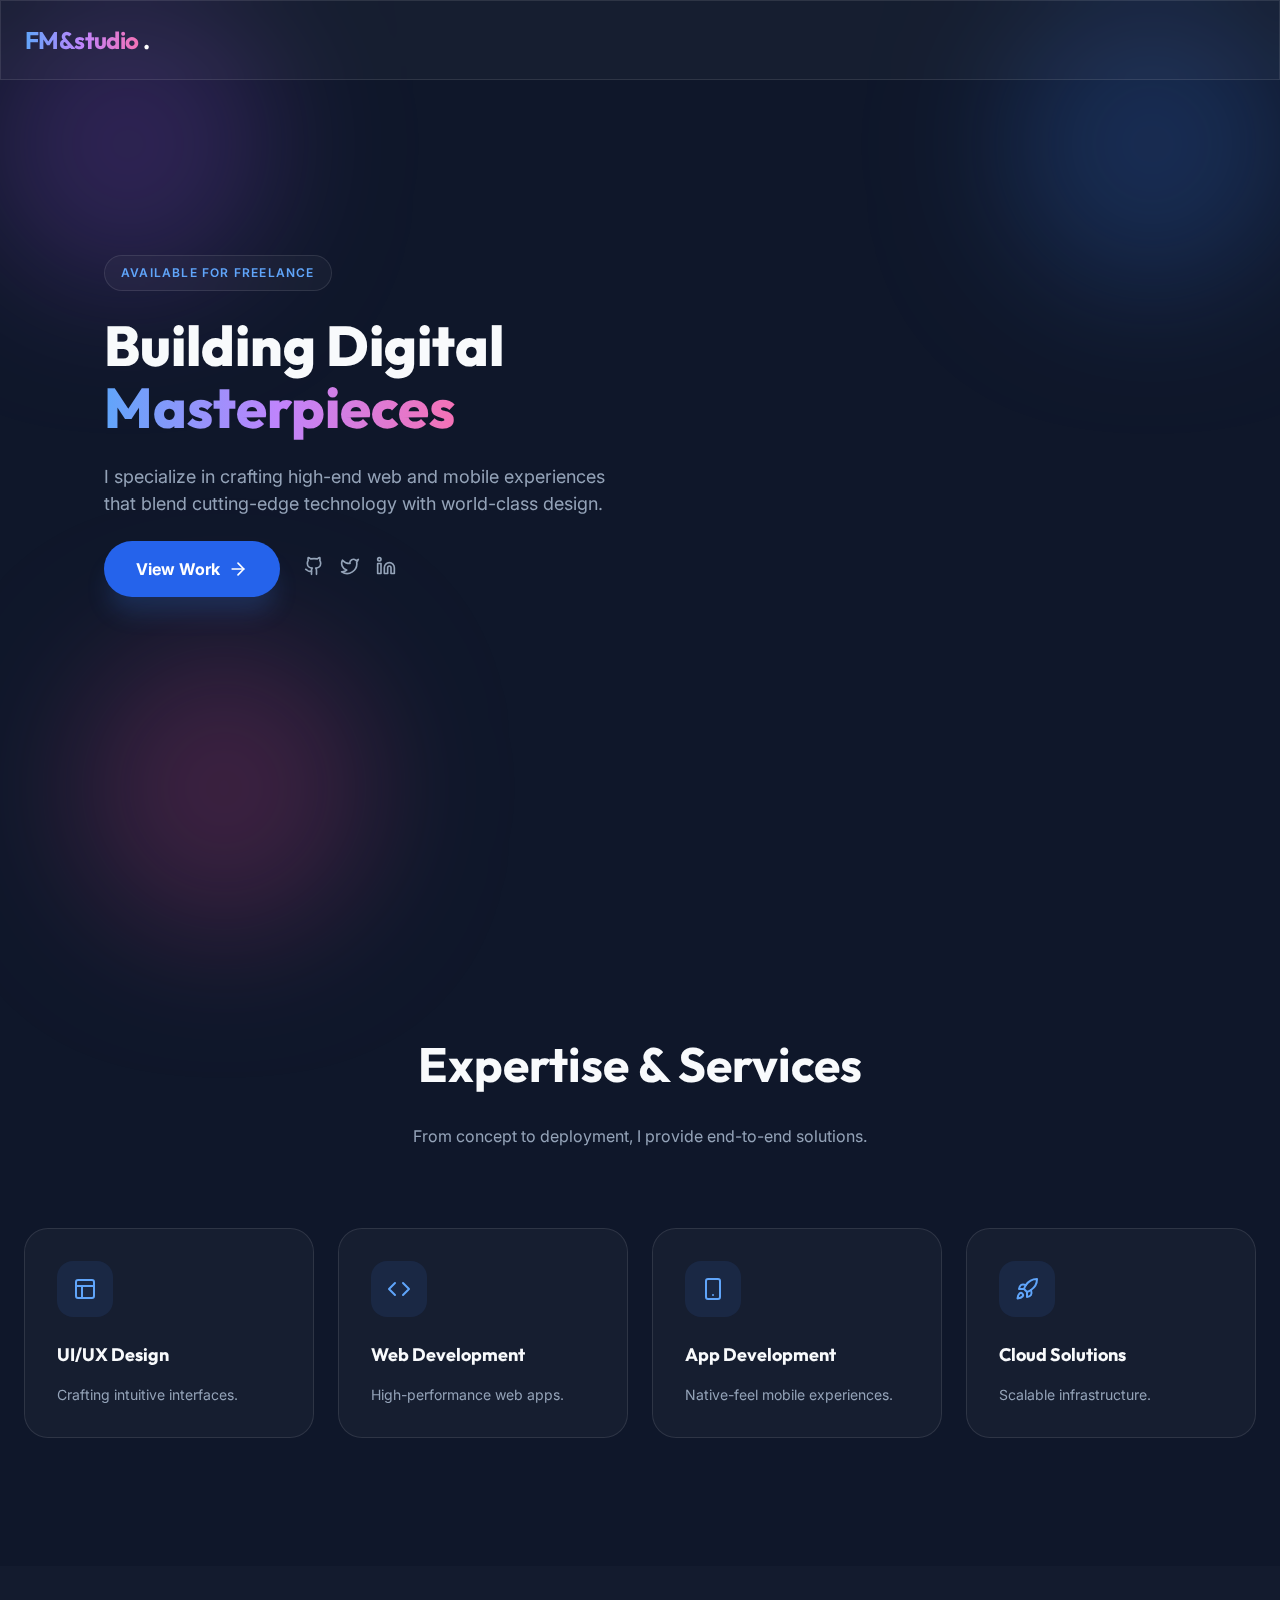
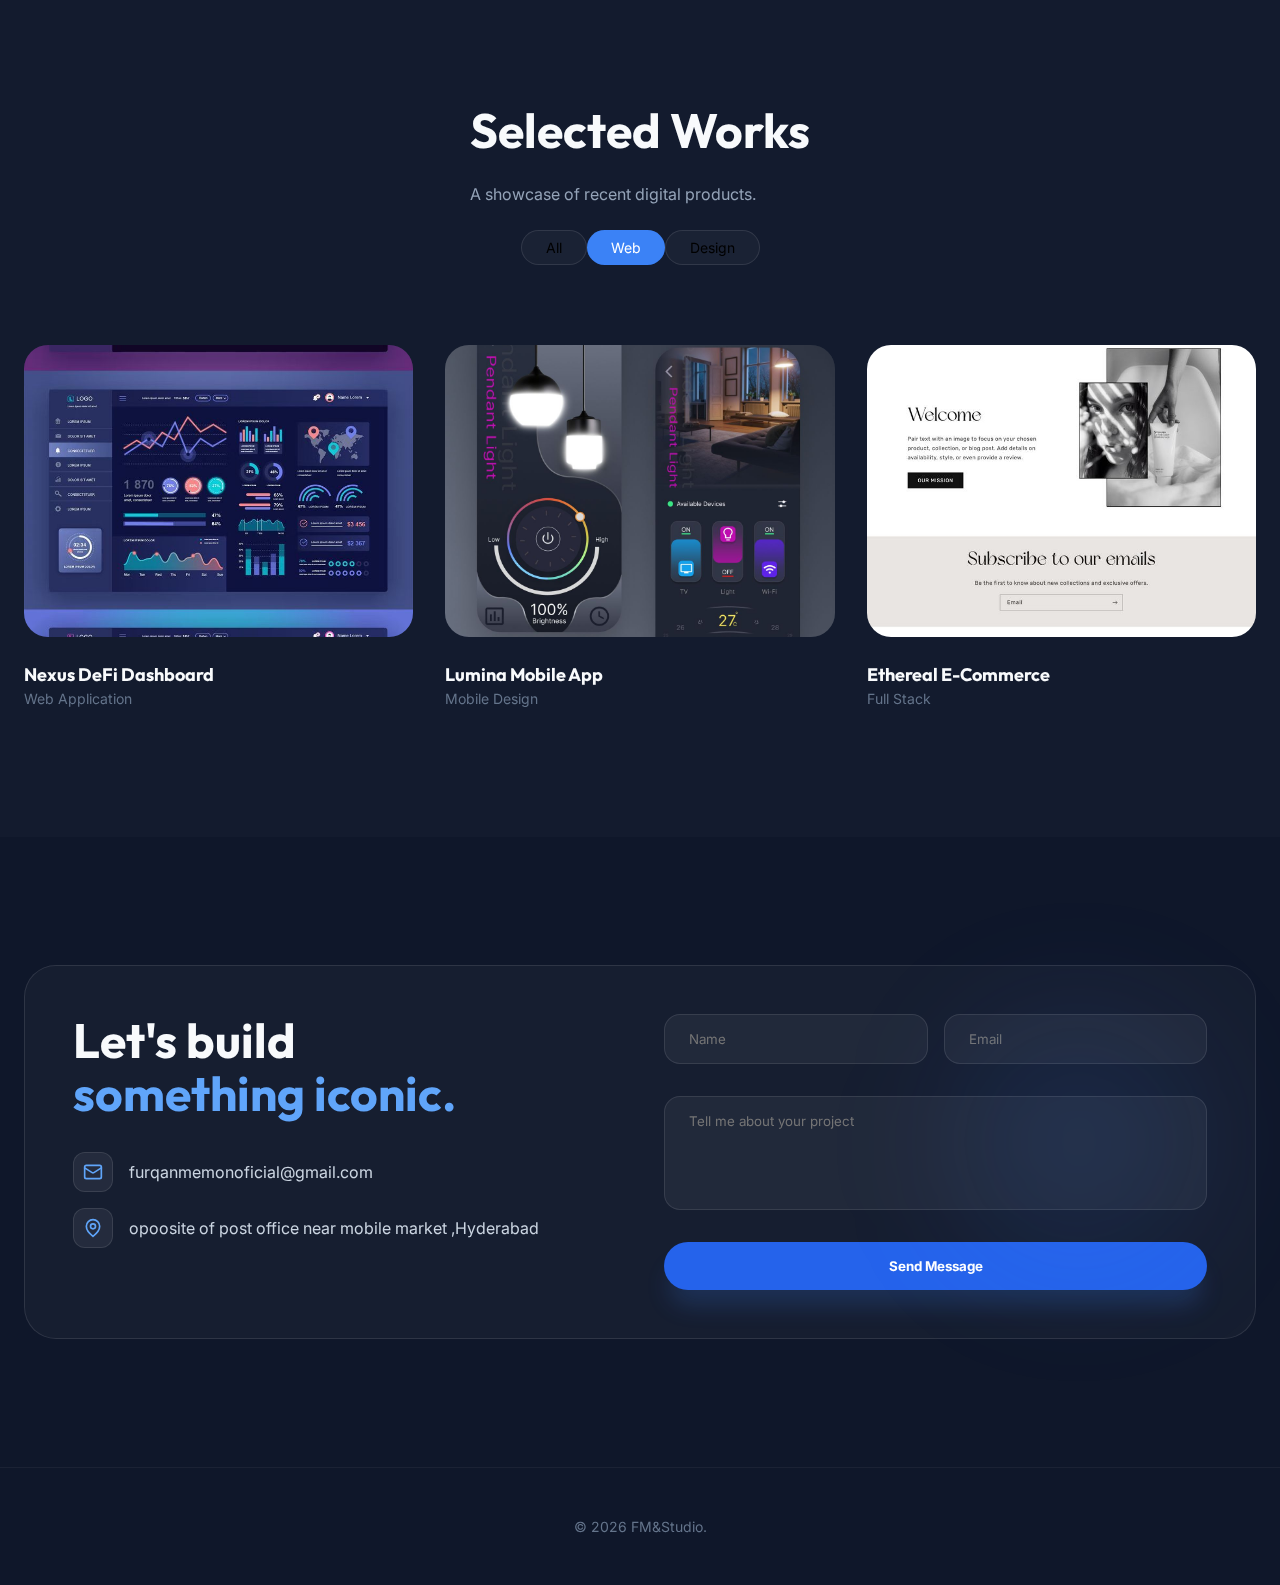
<file: index.html>
<!DOCTYPE html>
<html lang="en">

<head>
  <meta charset="UTF-8" />
  <meta name="viewport" content="width=device-width, initial-scale=1.0" />
  <title> | Furqan Full Stack Freelancer</title>

  <!-- Google Fonts -->
  <link rel="preconnect" href="https://fonts.googleapis.com">
  <link rel="preconnect" href="https://fonts.gstatic.com" crossorigin>
  <link
    href="https://fonts.googleapis.com/css2?family=Inter:wght@300;400;500;600;700;800&family=Outfit:wght@400;600;800&display=swap"
    rel="stylesheet">

  <!-- CSS -->
  <link rel="stylesheet" href="index.css">
</head>

<body>

  <!-- Menu Toggle Logic (CSS Only) -->
  <input type="checkbox" id="menu-toggle" class="hidden peer">

  <!-- Background Gradients -->
  <div class="fixed inset-0 z-minus-10">
    <div class="blob blob-purple animate-blob"></div>
    <div class="blob blob-blue animate-blob"></div>
    <div class="blob blob-pink animate-blob"></div>
  </div>

  <!-- Navigation -->
  <nav class="fixed inset-0 z-50 glass">
    <div class="container flex items-center justify-between h-full">
      <div class="font-outfit nav-logo">
        <span class="gradient-text">FM&studio</span>
        <span class="text-white">.</span>
      </div>

      <!-- Desktop Menu -->
      <div class="md-flex gap-8 hidden">
        <a href="#home" class="nav-link active">Home</a>
        <a href="#services" class="nav-link">Services</a>
        <a href="#portfolio" class="nav-link">Portfolio</a>
        <a href="#contact" class="nav-link">Contact</a>
      </div>

      <!-- Mobile Menu Toggle Button -->
      <label for="menu-toggle" class="md-hidden text-white cursor-pointer z-50 relative p-2">
        <!-- Menu Icon -->
        <svg class="menu-icon" xmlns="http://www.w3.org/2000/svg" width="24" height="24" viewBox="0 0 24 24" fill="none"
          stroke="currentColor" stroke-width="2" stroke-linecap="round" stroke-linejoin="round">
          <line x1="4" y1="12" x2="20" y2="12" />
          <line x1="4" y1="6" x2="20" y2="6" />
          <line x1="4" y1="18" x2="20" y2="18" />
        </svg>
        <!-- Close Icon (Hidden by default, shown via CSS) -->
        <svg class="close-icon hidden" xmlns="http://www.w3.org/2000/svg" width="24" height="24" viewBox="0 0 24 24"
          fill="none" stroke="currentColor" stroke-width="2" stroke-linecap="round" stroke-linejoin="round">
          <path d="M18 6 6 18" />
          <path d="m6 6 12 12" />
        </svg>
      </label>
    </div>
  </nav>

  <!-- Mobile Menu Overlay -->
  <div class="mobile-menu-overlay">
    <a href="#home" class="mobile-nav-link">Home</a>
    <a href="#services" class="mobile-nav-link">Services</a>
    <a href="#portfolio" class="mobile-nav-link">Portfolio</a>
    <a href="#contact" class="mobile-nav-link">Contact</a>
  </div>

  <!-- Hero Section -->
  <section id="home" class="flex items-center relative">
    <div class="container grid md-grid-cols-2 gap-12 items-center relative">
      <div class="flex flex-column gap-6">
        <div><span class="glass hero-pill">Available for Freelance</span></div>
        <h1 class="font-outfit hero-title">
          Building Digital <br />
          <span class="gradient-text">Masterpieces</span>
        </h1>
        <p class="text-lg leading-relaxed max-w-md" style="color: var(--color-text-muted);">
          I specialize in crafting high-end web and mobile experiences that blend cutting-edge technology with
          world-class design.
        </p>
        <div class="flex items-center gap-6">
          <a href="#portfolio" class="btn btn-primary">
            View Work
            <svg style="margin-left: 0.5rem;" xmlns="http://www.w3.org/2000/svg" width="20" height="20"
              viewBox="0 0 24 24" fill="none" stroke="currentColor" stroke-width="2" stroke-linecap="round"
              stroke-linejoin="round">
              <path d="M5 12h14" />
              <path d="m12 5 7 7-7 7" />
            </svg>
          </a>
          <div class="flex gap-4" style="color: var(--color-text-muted);">
            <!-- Github -->
             <a href="https://github.com/furqanmemon-oppo/collagesite">
            <svg class="cursor-pointer hover-text-white transition" xmlns="http://www.w3.org/2000/svg" width="20"
              height="20" viewBox="0 0 24 24" fill="none" stroke="currentColor" stroke-width="2" stroke-linecap="round"
              stroke-linejoin="round">
              <path
                d="M15 22v-4a4.8 4.8 0 0 0-1-3.5c3 0 6-2 6-5.5.08-1.25-.27-2.48-1-3.5.28-1.15.28-2.35 0-3.5 0 0-1 0-3 1.5-2.64-.5-5.36-.5-8 0C6 2 5 2 5 2c-.3 1.15-.3 2.35 0 3.5A5.403 5.403 0 0 0 4 9c0 3.5 3 5.5 6 5.5-.39.49-.68 1.05-.85 1.65-.17.6-.22 1.23-.15 1.85v4" />
              <path d="M9 18c-4.51 2-5-2-7-2" />
            </svg>
            </a>
            <!-- Twitter -->
           <a href="https://x.com/?lang=en"><svg class="cursor-pointer hover-text-white transition" xmlns="http://www.w3.org/2000/svg" width="20"
              height="20" viewBox="0 0 24 24" fill="none" stroke="currentColor" stroke-width="2" stroke-linecap="round"
              stroke-linejoin="round">
              <path
                d="M22 4s-.7 2.1-2 3.4c1.6 10-9.4 17.3-18 11.6 2.2.1 4.4-.6 6-2C3 15.5.5 9.6 3 5c2.2 2.6 5.6 4.1 9 4-.9-4.2 4-6.6 7-3.8 1.1 0 3-1.2 3-1.2z" />
            </svg>
            </a>
            <!-- Linkedin -->
           <a href="https://pk.linkedin.com/"> <svg class="cursor-pointer hover-text-white transition" xmlns="http://www.w3.org/2000/svg" width="20"
              height="20" viewBox="0 0 24 24" fill="none" stroke="currentColor" stroke-width="2" stroke-linecap="round"
              stroke-linejoin="round">
              <path d="M16 8a6 6 0 0 1 6 6v7h-4v-7a2 2 0 0 0-2-2 2 2 0 0 0-2 2v7h-4v-7a6 6 0 0 1 6-6z" />
              <rect width="4" height="12" x="2" y="9" />
              <circle cx="4" cy="4" r="2" />
            </svg>
            </a>
          </div>
        </div>
      </div>
      <div class="hidden md:flex justify-center relative">
        <div class="animate-glow glass hero-box">
          <div class="text-center">
            <div class="hero-emoji">🚀</div>
            <h3 class="font-outfit font-bold" style="font-size: 1.5rem;">Quality Focused</h3>
            <p class="mt-2" style="color: var(--color-text-muted);">Clean code, pixel perfection.</p>
          </div>
        </div>
      </div>
    </div>
  </section>

  <!-- Services Section -->
  <section id="services">
    <div class="container">
      <div class="text-center mb-20">
        <h2 class="font-outfit font-bold mb-6" style="font-size: 3rem;">Expertise & Services</h2>
        <p class="max-w-lg mx-auto" style="color: var(--color-text-muted);">From concept to deployment, I provide
          end-to-end solutions.</p>
      </div>
      <div class="grid md-grid-cols-2 lg-grid-cols-4 gap-6">
        <div class="glass service-card card">
          <div class="icon-box">
            <svg xmlns="http://www.w3.org/2000/svg" width="24" height="24" viewBox="0 0 24 24" fill="none"
              stroke="currentColor" stroke-width="2" stroke-linecap="round" stroke-linejoin="round">
              <rect width="18" height="18" x="3" y="3" rx="2" ry="2" />
              <line x1="3" y1="9" x2="21" y2="9" />
              <line x1="9" y1="21" x2="9" y2="9" />
            </svg>
          </div>
          <h3 class="font-outfit font-bold mb-4 text-lg">UI/UX Design</h3>
          <p class="text-sm" style="color: var(--color-text-muted);">Crafting intuitive interfaces.</p>
        </div>
        <div class="glass service-card card">
          <div class="icon-box">
            <svg xmlns="http://www.w3.org/2000/svg" width="24" height="24" viewBox="0 0 24 24" fill="none"
              stroke="currentColor" stroke-width="2" stroke-linecap="round" stroke-linejoin="round">
              <polyline points="16 18 22 12 16 6" />
              <polyline points="8 6 2 12 8 18" />
            </svg>
          </div>
          <h3 class="font-outfit font-bold mb-4 text-lg">Web Development</h3>
          <p class="text-sm" style="color: var(--color-text-muted);">High-performance web apps.</p>
        </div>
        <div class="glass service-card card">
          <div class="icon-box">
            <svg xmlns="http://www.w3.org/2000/svg" width="24" height="24" viewBox="0 0 24 24" fill="none"
              stroke="currentColor" stroke-width="2" stroke-linecap="round" stroke-linejoin="round">
              <rect width="14" height="20" x="5" y="2" rx="2" ry="2" />
              <path d="M12 18h.01" />
            </svg>
          </div>
          <h3 class="font-outfit font-bold mb-4 text-lg">App Development</h3>
          <p class="text-sm" style="color: var(--color-text-muted);">Native-feel mobile experiences.</p>
        </div>
        <div class="glass service-card card">
          <div class="icon-box">
            <svg xmlns="http://www.w3.org/2000/svg" width="24" height="24" viewBox="0 0 24 24" fill="none"
              stroke="currentColor" stroke-width="2" stroke-linecap="round" stroke-linejoin="round">
              <path d="M4.5 16.5c-1.5 1.26-2 5-2 5s3.74-.5 5-2c.71-.84.7-2.13-.09-2.91a2.18 2.18 0 0 0-2.91-.09z" />
              <path
                d="m12 15-3-3a22 22 0 0 1 2-3.95A12.88 12.88 0 0 1 22 2c0 2.72-.78 7.5-6 11a22.35 22.35 0 0 1-4 2z" />
              <path d="M9 12H4s.55-3.03 2-4c1.62-1.08 5 0 5 0" />
              <path d="M12 15v5s3.03-.55 4-2c1.08-1.62 0-5 0-5" />
            </svg>
          </div>
          <h3 class="font-outfit font-bold mb-4 text-lg">Cloud Solutions</h3>
          <p class="text-sm" style="color: var(--color-text-muted);">Scalable infrastructure.</p>
        </div>
      </div>
    </div>
  </section>

  <!-- Portfolio Section -->
  <section id="portfolio" class="portfolio-bg">
    <div class="container">
      <div class="flex flex-col md:flex-row items-center justify-between gap-6 mb-20">
        <div>
          <h2 class="font-outfit font-bold mb-4" style="font-size: 3rem;">Selected Works</h2>
          <p style="color: var(--color-text-muted);">A showcase of recent digital products.</p>
        </div>
        <div class="flex gap-2">
          <button class="glass px-6 py-2 rounded-full text-sm">All</button>
          <button class="px-6 py-2 rounded-full text-sm text-white"
            style="background: var(--color-primary);">Web</button>
          <button class="glass px-6 py-2 rounded-full text-sm">Design</button>
        </div>
      </div>
      <div class="grid md-grid-cols-3 gap-8">
        <!-- Projects -->
        <div class="project-card group cursor-pointer">
          <div class="image-wrapper">
            <img src="nexus1.jpg" alt="Nexus DeFi">
            <div class="project-overlay">
              <div class="flex gap-2 flex-wrap"><span class="tech-tag">React</span><span class="tech-tag">D3.js</span>
              </div>
            </div>
          </div>
          <h3 class="font-outfit font-bold text-lg">Nexus DeFi Dashboard</h3>
          <p class="text-sm" style="color: #64748b;">Web Application</p>
        </div>
        <div class="project-card group cursor-pointer">
          <div class="image-wrapper">
            <img src="lumine mobile app.jpg" alt="Lumina Mobile">
            <div class="project-overlay">
              <div class="flex gap-2 flex-wrap"><span class="tech-tag">React Native</span></div>
            </div>
          </div>
          <h3 class="font-outfit font-bold text-lg">Lumina Mobile App</h3>
          <p class="text-sm" style="color: #64748b;">Mobile Design</p>
        </div>
        <div class="project-card group cursor-pointer">
          <div class="image-wrapper">
            <img src="ecommerce.jpg" alt="Ethereal E-Commerce">
            <div class="project-overlay">
              <div class="flex gap-2 flex-wrap"><span class="tech-tag">Next.js</span></div>
            </div>
          </div>
          <h3 class="font-outfit font-bold text-lg">Ethereal E-Commerce</h3>
          <p class="text-sm" style="color: #64748b;">Full Stack</p>
        </div>
      </div>
    </div>
  </section>

  <!-- Contact Section -->
  <section id="contact">
    <div class="container">
      <div class="glass card" style="padding: 3rem; border-radius: 2rem;">
        <div class="grid md-grid-cols-2 gap-12 relative overflow-hidden">
          <div class="contact-blur"></div>
          <div class="flex flex-column gap-8">
            <h2 class="font-outfit font-bold leading-tight" style="font-size: 3rem;">Let's build <br /><span
                class="text-blue-400">something iconic.</span></h2>
            <div class="flex flex-column gap-4">
              <div class="flex items-center gap-4 contact-text">
                <div class="glass contact-info-icon">
                  <svg xmlns="http://www.w3.org/2000/svg" width="20" height="20" viewBox="0 0 24 24" fill="none"
                    stroke="currentColor" stroke-width="2" stroke-linecap="round" stroke-linejoin="round">
                    <rect width="20" height="16" x="2" y="4" rx="2" />
                    <path d="m22 7-8.97 5.7a1.94 1.94 0 0 1-2.06 0L2 7" />
                  </svg>
                </div>
                <a href=""><span>furqanmemonoficial@gmail.com</span></a>
              </div>
              <div class="flex items-center gap-4 contact-text">
                <div class="glass contact-info-icon">
                  <svg xmlns="http://www.w3.org/2000/svg" width="20" height="20" viewBox="0 0 24 24" fill="none"
                    stroke="currentColor" stroke-width="2" stroke-linecap="round" stroke-linejoin="round">
                    <path d="M20 10c0 6-8 12-8 12s-8-6-8-12a8 8 0 0 1 16 0Z" />
                    <circle cx="12" cy="10" r="3" />
                  </svg>
                </div>
                <span>opoosite of post office near mobile market ,Hyderabad</span>
              </div>
            </div>
          </div>
          <form onsubmit="event.preventDefault(); alert('Message sent!');" class="flex flex-column gap-4">
            <div class="grid md-grid-cols-2 gap-4">
              <input type="text" placeholder="Name" class="form-input">
              <input type="email" placeholder="Email" class="form-input">
            </div>
            <textarea placeholder="Tell me about your project" rows="5" class="form-input resize-none"></textarea>
            <button class="btn btn-primary w-full justify-center">Send Message</button>
          </form>
        </div>
      </div>
    </div>
  </section>

  <footer class="footer-style">
    <p>© 2026 FM&Studio. </p>
  </footer>
</body>


</html>
</file>
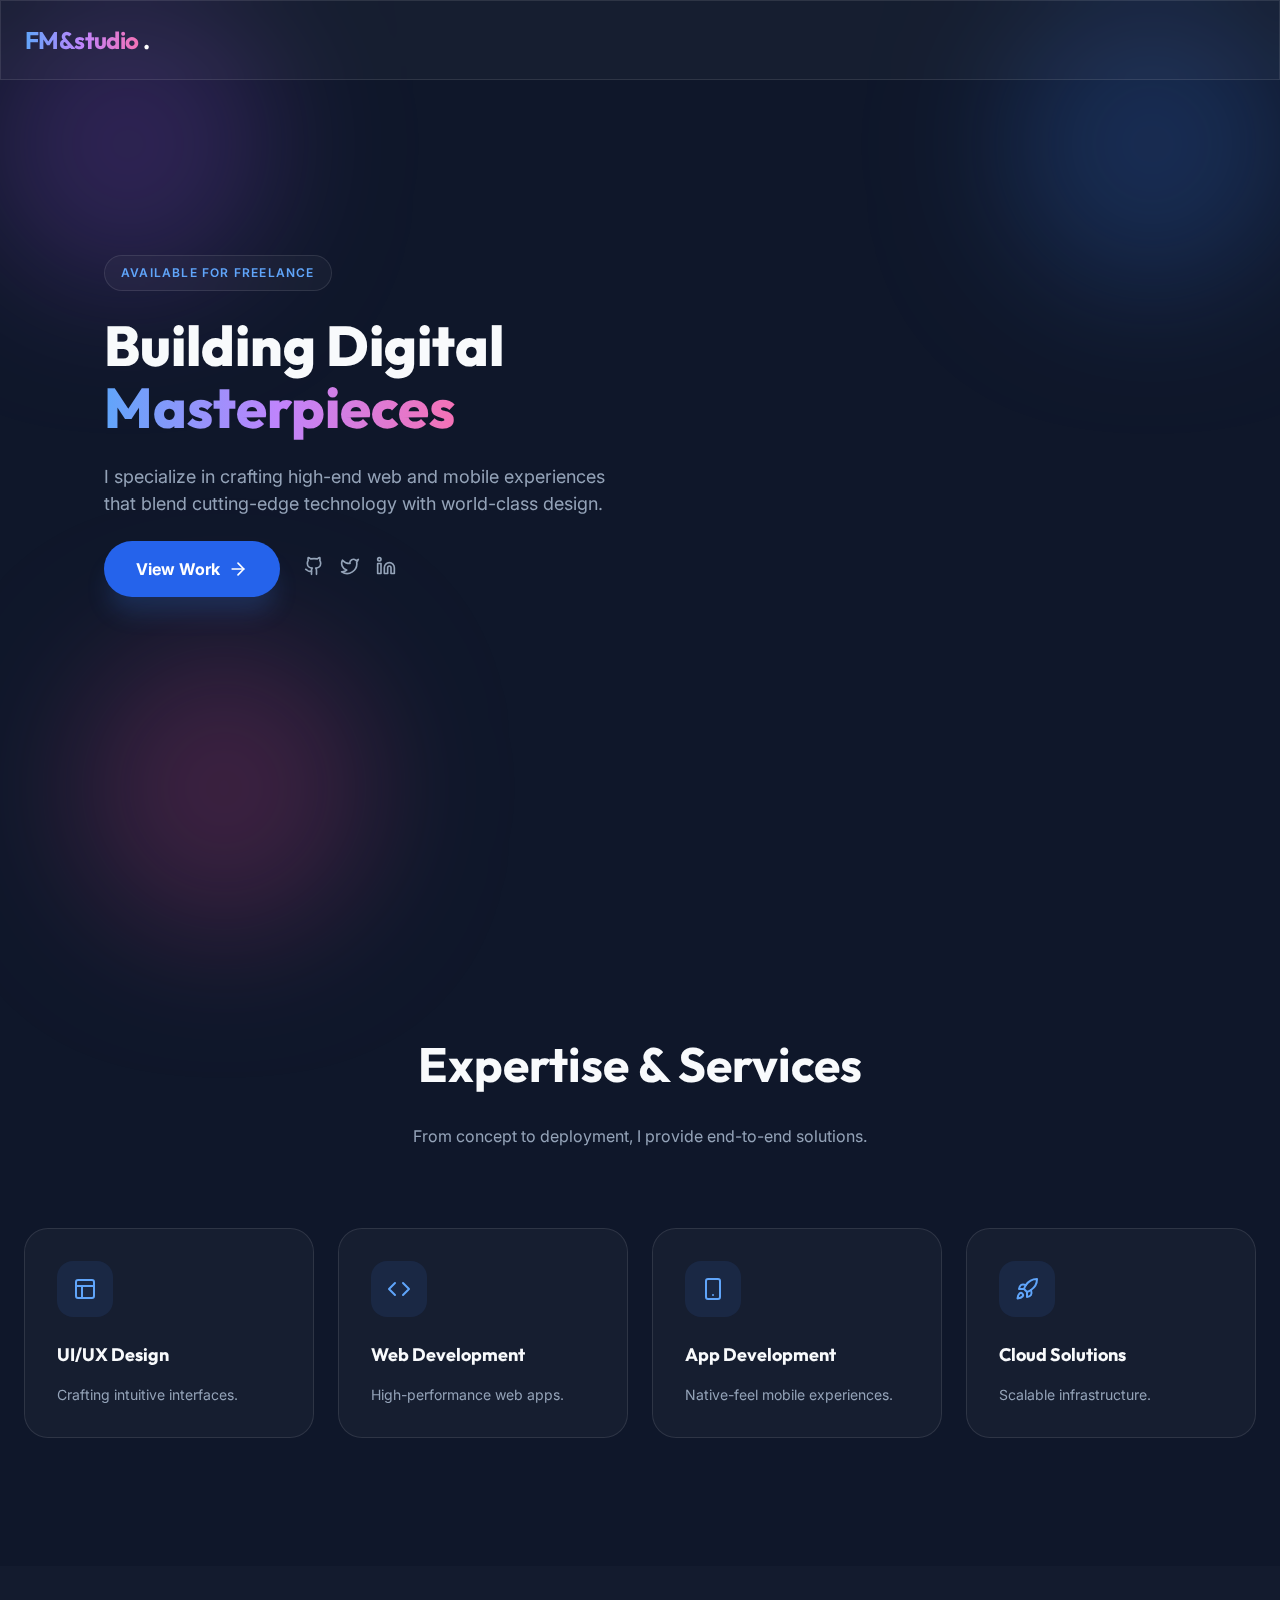
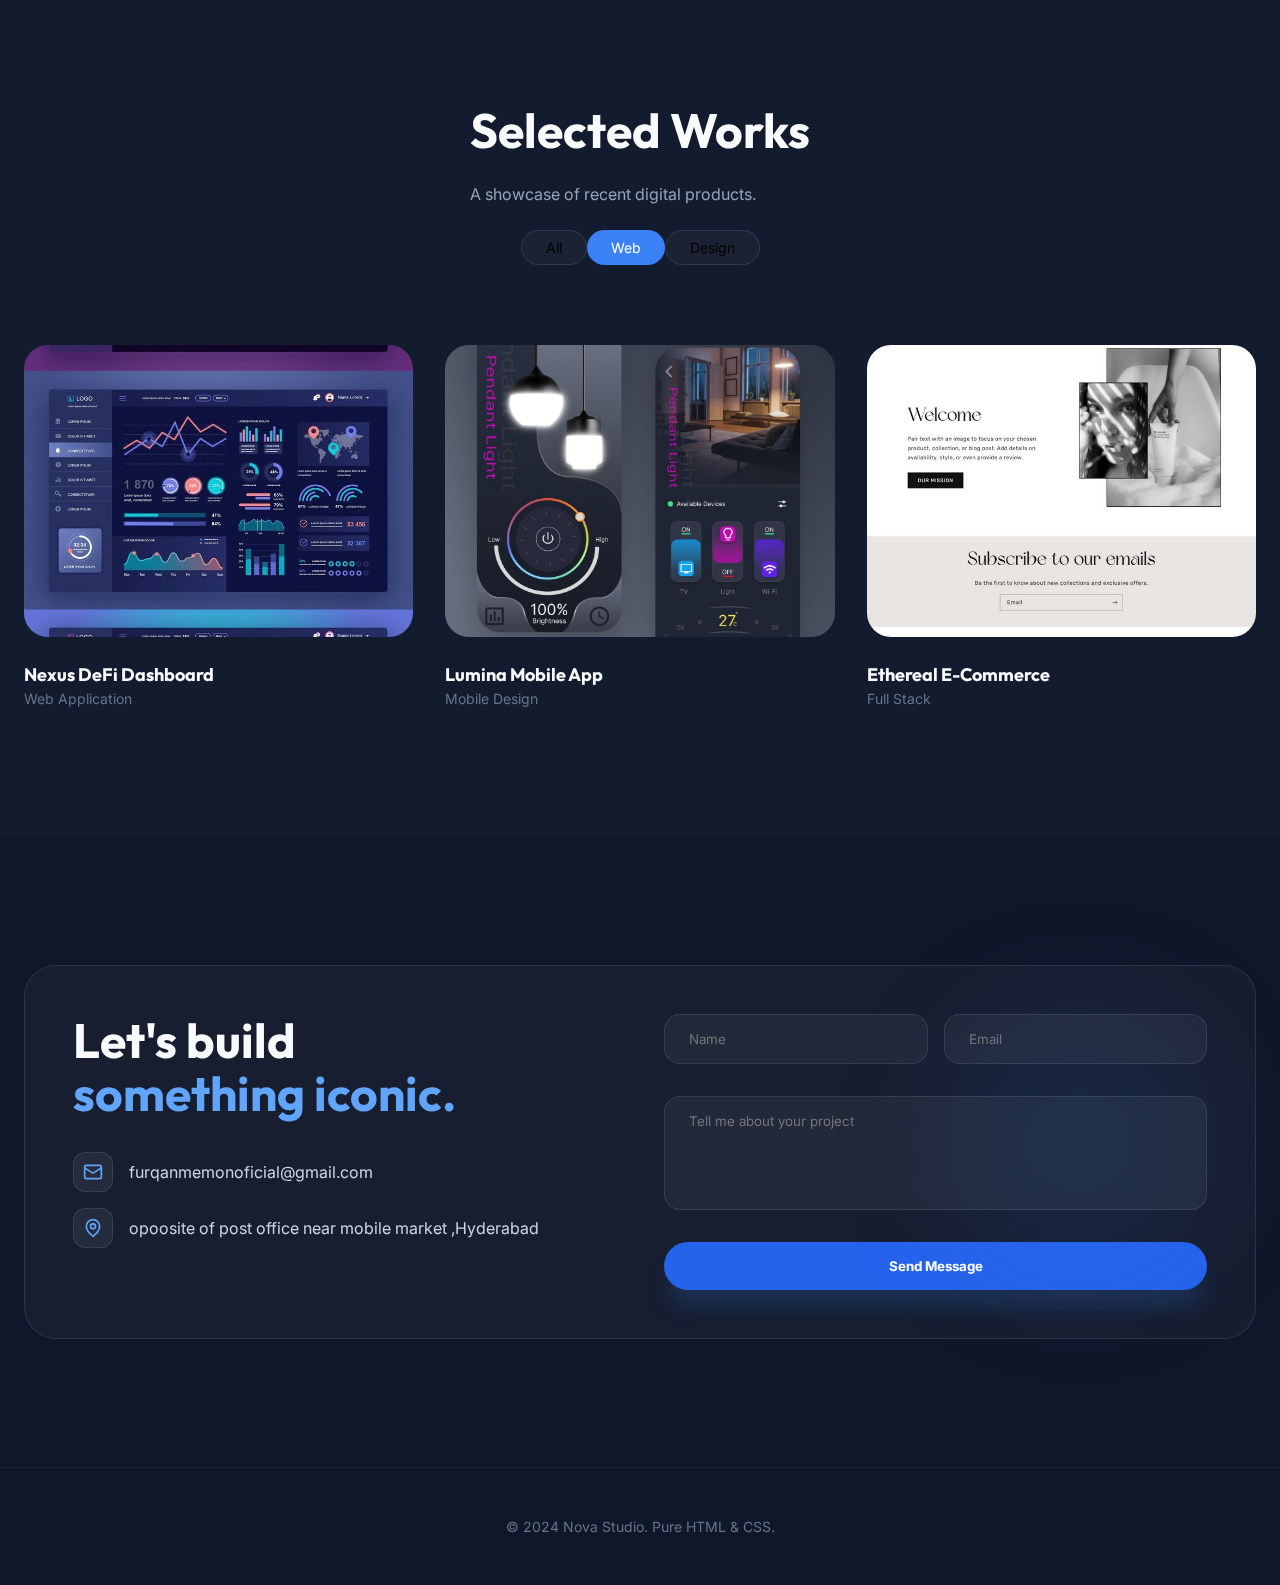
<file: mam project/porfolio.html>
<!DOCTYPE html>
<html lang="en">

<head>
  <meta charset="UTF-8" />
  <meta name="viewport" content="width=device-width, initial-scale=1.0" />
  <title> | Furqan Full Stack Freelancer</title>

  <!-- Google Fonts -->
  <link rel="preconnect" href="https://fonts.googleapis.com">
  <link rel="preconnect" href="https://fonts.gstatic.com" crossorigin>
  <link
    href="https://fonts.googleapis.com/css2?family=Inter:wght@300;400;500;600;700;800&family=Outfit:wght@400;600;800&display=swap"
    rel="stylesheet">

  <!-- CSS -->
  <link rel="stylesheet" href="portfolio.css">
</head>

<body>

  <!-- Menu Toggle Logic (CSS Only) -->
  <input type="checkbox" id="menu-toggle" class="hidden peer">

  <!-- Background Gradients -->
  <div class="fixed inset-0 z-minus-10">
    <div class="blob blob-purple animate-blob"></div>
    <div class="blob blob-blue animate-blob"></div>
    <div class="blob blob-pink animate-blob"></div>
  </div>

  <!-- Navigation -->
  <nav class="fixed inset-0 z-50 glass">
    <div class="container flex items-center justify-between h-full">
      <div class="font-outfit nav-logo">
        <span class="gradient-text">FM&studio</span>
        <span class="text-white">.</span>
      </div>

      <!-- Desktop Menu -->
      <div class="md-flex gap-8 hidden">
        <a href="#home" class="nav-link active">Home</a>
        <a href="#services" class="nav-link">Services</a>
        <a href="#portfolio" class="nav-link">Portfolio</a>
        <a href="#contact" class="nav-link">Contact</a>
      </div>

      <!-- Mobile Menu Toggle Button -->
      <label for="menu-toggle" class="md-hidden text-white cursor-pointer z-50 relative p-2">
        <!-- Menu Icon -->
        <svg class="menu-icon" xmlns="http://www.w3.org/2000/svg" width="24" height="24" viewBox="0 0 24 24" fill="none"
          stroke="currentColor" stroke-width="2" stroke-linecap="round" stroke-linejoin="round">
          <line x1="4" y1="12" x2="20" y2="12" />
          <line x1="4" y1="6" x2="20" y2="6" />
          <line x1="4" y1="18" x2="20" y2="18" />
        </svg>
        <!-- Close Icon (Hidden by default, shown via CSS) -->
        <svg class="close-icon hidden" xmlns="http://www.w3.org/2000/svg" width="24" height="24" viewBox="0 0 24 24"
          fill="none" stroke="currentColor" stroke-width="2" stroke-linecap="round" stroke-linejoin="round">
          <path d="M18 6 6 18" />
          <path d="m6 6 12 12" />
        </svg>
      </label>
    </div>
  </nav>

  <!-- Mobile Menu Overlay -->
  <div class="mobile-menu-overlay">
    <a href="#home" class="mobile-nav-link">Home</a>
    <a href="#services" class="mobile-nav-link">Services</a>
    <a href="#portfolio" class="mobile-nav-link">Portfolio</a>
    <a href="#contact" class="mobile-nav-link">Contact</a>
  </div>

  <!-- Hero Section -->
  <section id="home" class="flex items-center relative">
    <div class="container grid md-grid-cols-2 gap-12 items-center relative">
      <div class="flex flex-column gap-6">
        <div><span class="glass hero-pill">Available for Freelance</span></div>
        <h1 class="font-outfit hero-title">
          Building Digital <br />
          <span class="gradient-text">Masterpieces</span>
        </h1>
        <p class="text-lg leading-relaxed max-w-md" style="color: var(--color-text-muted);">
          I specialize in crafting high-end web and mobile experiences that blend cutting-edge technology with
          world-class design.
        </p>
        <div class="flex items-center gap-6">
          <a href="#portfolio" class="btn btn-primary">
            View Work
            <svg style="margin-left: 0.5rem;" xmlns="http://www.w3.org/2000/svg" width="20" height="20"
              viewBox="0 0 24 24" fill="none" stroke="currentColor" stroke-width="2" stroke-linecap="round"
              stroke-linejoin="round">
              <path d="M5 12h14" />
              <path d="m12 5 7 7-7 7" />
            </svg>
          </a>
          <div class="flex gap-4" style="color: var(--color-text-muted);">
            <!-- Github -->
             <a href="https://github.com/furqanmemon-oppo/collagesite">
            <svg class="cursor-pointer hover-text-white transition" xmlns="http://www.w3.org/2000/svg" width="20"
              height="20" viewBox="0 0 24 24" fill="none" stroke="currentColor" stroke-width="2" stroke-linecap="round"
              stroke-linejoin="round">
              <path
                d="M15 22v-4a4.8 4.8 0 0 0-1-3.5c3 0 6-2 6-5.5.08-1.25-.27-2.48-1-3.5.28-1.15.28-2.35 0-3.5 0 0-1 0-3 1.5-2.64-.5-5.36-.5-8 0C6 2 5 2 5 2c-.3 1.15-.3 2.35 0 3.5A5.403 5.403 0 0 0 4 9c0 3.5 3 5.5 6 5.5-.39.49-.68 1.05-.85 1.65-.17.6-.22 1.23-.15 1.85v4" />
              <path d="M9 18c-4.51 2-5-2-7-2" />
            </svg>
            </a>
            <!-- Twitter -->
           <a href="https://x.com/?lang=en"><svg class="cursor-pointer hover-text-white transition" xmlns="http://www.w3.org/2000/svg" width="20"
              height="20" viewBox="0 0 24 24" fill="none" stroke="currentColor" stroke-width="2" stroke-linecap="round"
              stroke-linejoin="round">
              <path
                d="M22 4s-.7 2.1-2 3.4c1.6 10-9.4 17.3-18 11.6 2.2.1 4.4-.6 6-2C3 15.5.5 9.6 3 5c2.2 2.6 5.6 4.1 9 4-.9-4.2 4-6.6 7-3.8 1.1 0 3-1.2 3-1.2z" />
            </svg>
            </a>
            <!-- Linkedin -->
           <a href="https://pk.linkedin.com/"> <svg class="cursor-pointer hover-text-white transition" xmlns="http://www.w3.org/2000/svg" width="20"
              height="20" viewBox="0 0 24 24" fill="none" stroke="currentColor" stroke-width="2" stroke-linecap="round"
              stroke-linejoin="round">
              <path d="M16 8a6 6 0 0 1 6 6v7h-4v-7a2 2 0 0 0-2-2 2 2 0 0 0-2 2v7h-4v-7a6 6 0 0 1 6-6z" />
              <rect width="4" height="12" x="2" y="9" />
              <circle cx="4" cy="4" r="2" />
            </svg>
            </a>
          </div>
        </div>
      </div>
      <div class="hidden md:flex justify-center relative">
        <div class="animate-glow glass hero-box">
          <div class="text-center">
            <div class="hero-emoji">🚀</div>
            <h3 class="font-outfit font-bold" style="font-size: 1.5rem;">Quality Focused</h3>
            <p class="mt-2" style="color: var(--color-text-muted);">Clean code, pixel perfection.</p>
          </div>
        </div>
      </div>
    </div>
  </section>

  <!-- Services Section -->
  <section id="services">
    <div class="container">
      <div class="text-center mb-20">
        <h2 class="font-outfit font-bold mb-6" style="font-size: 3rem;">Expertise & Services</h2>
        <p class="max-w-lg mx-auto" style="color: var(--color-text-muted);">From concept to deployment, I provide
          end-to-end solutions.</p>
      </div>
      <div class="grid md-grid-cols-2 lg-grid-cols-4 gap-6">
        <div class="glass service-card card">
          <div class="icon-box">
            <svg xmlns="http://www.w3.org/2000/svg" width="24" height="24" viewBox="0 0 24 24" fill="none"
              stroke="currentColor" stroke-width="2" stroke-linecap="round" stroke-linejoin="round">
              <rect width="18" height="18" x="3" y="3" rx="2" ry="2" />
              <line x1="3" y1="9" x2="21" y2="9" />
              <line x1="9" y1="21" x2="9" y2="9" />
            </svg>
          </div>
          <h3 class="font-outfit font-bold mb-4 text-lg">UI/UX Design</h3>
          <p class="text-sm" style="color: var(--color-text-muted);">Crafting intuitive interfaces.</p>
        </div>
        <div class="glass service-card card">
          <div class="icon-box">
            <svg xmlns="http://www.w3.org/2000/svg" width="24" height="24" viewBox="0 0 24 24" fill="none"
              stroke="currentColor" stroke-width="2" stroke-linecap="round" stroke-linejoin="round">
              <polyline points="16 18 22 12 16 6" />
              <polyline points="8 6 2 12 8 18" />
            </svg>
          </div>
          <h3 class="font-outfit font-bold mb-4 text-lg">Web Development</h3>
          <p class="text-sm" style="color: var(--color-text-muted);">High-performance web apps.</p>
        </div>
        <div class="glass service-card card">
          <div class="icon-box">
            <svg xmlns="http://www.w3.org/2000/svg" width="24" height="24" viewBox="0 0 24 24" fill="none"
              stroke="currentColor" stroke-width="2" stroke-linecap="round" stroke-linejoin="round">
              <rect width="14" height="20" x="5" y="2" rx="2" ry="2" />
              <path d="M12 18h.01" />
            </svg>
          </div>
          <h3 class="font-outfit font-bold mb-4 text-lg">App Development</h3>
          <p class="text-sm" style="color: var(--color-text-muted);">Native-feel mobile experiences.</p>
        </div>
        <div class="glass service-card card">
          <div class="icon-box">
            <svg xmlns="http://www.w3.org/2000/svg" width="24" height="24" viewBox="0 0 24 24" fill="none"
              stroke="currentColor" stroke-width="2" stroke-linecap="round" stroke-linejoin="round">
              <path d="M4.5 16.5c-1.5 1.26-2 5-2 5s3.74-.5 5-2c.71-.84.7-2.13-.09-2.91a2.18 2.18 0 0 0-2.91-.09z" />
              <path
                d="m12 15-3-3a22 22 0 0 1 2-3.95A12.88 12.88 0 0 1 22 2c0 2.72-.78 7.5-6 11a22.35 22.35 0 0 1-4 2z" />
              <path d="M9 12H4s.55-3.03 2-4c1.62-1.08 5 0 5 0" />
              <path d="M12 15v5s3.03-.55 4-2c1.08-1.62 0-5 0-5" />
            </svg>
          </div>
          <h3 class="font-outfit font-bold mb-4 text-lg">Cloud Solutions</h3>
          <p class="text-sm" style="color: var(--color-text-muted);">Scalable infrastructure.</p>
        </div>
      </div>
    </div>
  </section>

  <!-- Portfolio Section -->
  <section id="portfolio" class="portfolio-bg">
    <div class="container">
      <div class="flex flex-col md:flex-row items-center justify-between gap-6 mb-20">
        <div>
          <h2 class="font-outfit font-bold mb-4" style="font-size: 3rem;">Selected Works</h2>
          <p style="color: var(--color-text-muted);">A showcase of recent digital products.</p>
        </div>
        <div class="flex gap-2">
          <button class="glass px-6 py-2 rounded-full text-sm">All</button>
          <button class="px-6 py-2 rounded-full text-sm text-white"
            style="background: var(--color-primary);">Web</button>
          <button class="glass px-6 py-2 rounded-full text-sm">Design</button>
        </div>
      </div>
      <div class="grid md-grid-cols-3 gap-8">
        <!-- Projects -->
        <div class="project-card group cursor-pointer">
          <div class="image-wrapper">
            <img src="nexus1.jpg" alt="Nexus DeFi">
            <div class="project-overlay">
              <div class="flex gap-2 flex-wrap"><span class="tech-tag">React</span><span class="tech-tag">D3.js</span>
              </div>
            </div>
          </div>
          <h3 class="font-outfit font-bold text-lg">Nexus DeFi Dashboard</h3>
          <p class="text-sm" style="color: #64748b;">Web Application</p>
        </div>
        <div class="project-card group cursor-pointer">
          <div class="image-wrapper">
            <img src="lumine mobile app.jpg" alt="Lumina Mobile">
            <div class="project-overlay">
              <div class="flex gap-2 flex-wrap"><span class="tech-tag">React Native</span></div>
            </div>
          </div>
          <h3 class="font-outfit font-bold text-lg">Lumina Mobile App</h3>
          <p class="text-sm" style="color: #64748b;">Mobile Design</p>
        </div>
        <div class="project-card group cursor-pointer">
          <div class="image-wrapper">
            <img src="ecommerce.jpg" alt="Ethereal E-Commerce">
            <div class="project-overlay">
              <div class="flex gap-2 flex-wrap"><span class="tech-tag">Next.js</span></div>
            </div>
          </div>
          <h3 class="font-outfit font-bold text-lg">Ethereal E-Commerce</h3>
          <p class="text-sm" style="color: #64748b;">Full Stack</p>
        </div>
      </div>
    </div>
  </section>

  <!-- Contact Section -->
  <section id="contact">
    <div class="container">
      <div class="glass card" style="padding: 3rem; border-radius: 2rem;">
        <div class="grid md-grid-cols-2 gap-12 relative overflow-hidden">
          <div class="contact-blur"></div>
          <div class="flex flex-column gap-8">
            <h2 class="font-outfit font-bold leading-tight" style="font-size: 3rem;">Let's build <br /><span
                class="text-blue-400">something iconic.</span></h2>
            <div class="flex flex-column gap-4">
              <div class="flex items-center gap-4 contact-text">
                <div class="glass contact-info-icon">
                  <svg xmlns="http://www.w3.org/2000/svg" width="20" height="20" viewBox="0 0 24 24" fill="none"
                    stroke="currentColor" stroke-width="2" stroke-linecap="round" stroke-linejoin="round">
                    <rect width="20" height="16" x="2" y="4" rx="2" />
                    <path d="m22 7-8.97 5.7a1.94 1.94 0 0 1-2.06 0L2 7" />
                  </svg>
                </div>
                <a href=""><span>furqanmemonoficial@gmail.com</span></a>
              </div>
              <div class="flex items-center gap-4 contact-text">
                <div class="glass contact-info-icon">
                  <svg xmlns="http://www.w3.org/2000/svg" width="20" height="20" viewBox="0 0 24 24" fill="none"
                    stroke="currentColor" stroke-width="2" stroke-linecap="round" stroke-linejoin="round">
                    <path d="M20 10c0 6-8 12-8 12s-8-6-8-12a8 8 0 0 1 16 0Z" />
                    <circle cx="12" cy="10" r="3" />
                  </svg>
                </div>
                <span>opoosite of post office near mobile market ,Hyderabad</span>
              </div>
            </div>
          </div>
          <form onsubmit="event.preventDefault(); alert('Message sent!');" class="flex flex-column gap-4">
            <div class="grid md-grid-cols-2 gap-4">
              <input type="text" placeholder="Name" class="form-input">
              <input type="email" placeholder="Email" class="form-input">
            </div>
            <textarea placeholder="Tell me about your project" rows="5" class="form-input resize-none"></textarea>
            <button class="btn btn-primary w-full justify-center">Send Message</button>
          </form>
        </div>
      </div>
    </div>
  </section>

  <footer class="footer-style">
    <p>© 2024 Nova Studio. Pure HTML & CSS.</p>
  </footer>
</body>

</html>
</file>
<file: index.css>
:root {
    --font-inter: 'Inter', sans-serif;
    --font-outfit: 'Outfit', sans-serif;

    --color-bg: #0f172a;
    --color-text-main: #f8fafc;
    --color-text-muted: #94a3b8;
    --color-primary: #3b82f6;
    /* blue-500 */
    --color-primary-hover: #2563eb;
    /* blue-600 */
    --color-accent-purple: #a855f7;
    --color-accent-pink: #ec4899;
}

* {
    margin: 0;
    padding: 0;
    box-sizing: border-box;
}

body {
    font-family: var(--font-inter);
    background-color: var(--color-bg);
    color: var(--color-text-main);
    overflow-x: hidden;
    line-height: 1.5;
}

h1,
h2,
h3,
h4,
.font-outfit {
    font-family: var(--font-outfit);
}

a {
    text-decoration: none;
    color: inherit;
    transition: all 0.3s ease;
}

ul {
    list-style: none;
}

button {
    cursor: pointer;
    border: none;
    outline: none;
    font-family: inherit;
}

/* Utilities */
.container {
    max-width: 1280px;
    margin: 0 auto;
    padding: 0 1.5rem;
}

.flex {
    display: flex;
}

.flex-col {
    flex-direction: column;
}

.items-center {
    align-items: center;
}

.justify-between {
    justify-content: space-between;
}

.justify-center {
    justify-content: center;
}

.gap-4 {
    gap: 1rem;
}

.gap-6 {
    gap: 1.5rem;
}

.gap-8 {
    gap: 2rem;
}

.gap-12 {
    gap: 3rem;
}

.grid {
    display: grid;
}

.grid-cols-1 {
    grid-template-columns: repeat(1, minmax(0, 1fr));
}

.md-grid-cols-2 {
    grid-template-columns: repeat(1, minmax(0, 1fr));
}

@media (min-width: 768px) {
    .md-flex {
        display: flex;
    }

    .md-hidden {
        display: none;
    }

    .md-grid-cols-2 {
        grid-template-columns: repeat(2, minmax(0, 1fr));
    }

    .md-grid-cols-3 {
        grid-template-columns: repeat(3, minmax(0, 1fr));
    }

    .lg-grid-cols-4 {
        grid-template-columns: repeat(4, minmax(0, 1fr));
    }

    .md-text-8xl {
        font-size: 6rem;
    }

    .md-p-20 {
        padding: 5rem;
    }
}

/* Mobile Menu Overlay Base */
.mobile-menu-overlay {
    position: fixed;
    inset: 0;
    background-color: var(--color-bg);
    z-index: 49;
    display: flex;
    flex-direction: column;
    align-items: center;
    justify-content: center;
    gap: 2rem;
    opacity: 0;
    pointer-events: none;
    transition: opacity 0.3s ease;
}

.mobile-nav-link {
    font-family: var(--font-outfit);
    font-size: 2rem;
    font-weight: 700;
    text-transform: uppercase;
    color: var(--color-text-muted);
    transition: color 0.3s;
}

.mobile-nav-link:hover {
    color: #60a5fa;
}

.hidden {
    display: none;
}

/* Menu Toggle Logic */
#menu-toggle:checked~.mobile-menu-overlay {
    opacity: 1;
    pointer-events: auto;
}

#menu-toggle:checked~nav .menu-icon {
    display: none;
}

#menu-toggle:checked~nav .close-icon {
    display: block;
}

.text-center {
    text-align: center;
}

.text-right {
    text-align: right;
}

.relative {
    position: relative;
}

.absolute {
    position: absolute;
}

.fixed {
    position: fixed;
}

.inset-0 {
    top: 0;
    right: 0;
    bottom: 0;
    left: 0;
}

.z-50 {
    z-index: 50;
}

.z-minus-10 {
    z-index: -10;
}

/* Refactored Utilities */
.h-full {
    height: 100%;
}

.w-full {
    width: 100%;
}

.flex-column {
    flex-direction: column;
}

.cursor-pointer {
    cursor: pointer;
}

.transition {
    transition: all 0.3s ease;
}

.hover-text-white:hover {
    color: white;
}

.pointer-events-none {
    pointer-events: none;
}

.opacity-20 {
    opacity: 0.2;
}

.rounded-full {
    border-radius: 9999px;
}

.tracking-tight {
    letter-spacing: -0.025em;
}

.tracking-wide {
    letter-spacing: 0.1em;
}

.uppercase {
    text-transform: uppercase;
}

.font-bold {
    font-weight: 700;
}

.font-extrabold {
    font-weight: 800;
}

.text-white {
    color: white;
}

.text-blue-400 {
    color: #60a5fa;
}

.text-sm {
    font-size: 0.875rem;
}

.text-xs {
    font-size: 0.75rem;
}

.text-lg {
    font-size: 1.125rem;
}

.leading-tight {
    line-height: 1.1;
}

.max-w-md {
    max-width: 32rem;
}

.max-w-lg {
    max-width: 42rem;
}

.mb-4 {
    margin-bottom: 1rem;
}

.mb-6 {
    margin-bottom: 1.5rem;
}

.mb-20 {
    margin-bottom: 5rem;
}

.mt-2 {
    margin-top: 0.5rem;
}

.mx-auto {
    margin-left: auto;
    margin-right: auto;
}

.p-2 {
    padding: 0.5rem;
}

.px-4 {
    padding-left: 1rem;
    padding-right: 1rem;
}

.py-2 {
    padding-top: 0.5rem;
    padding-bottom: 0.5rem;
}

.px-6 {
    padding-left: 1.5rem;
    padding-right: 1.5rem;
}

/* Specific Section Styles */
.nav-logo {
    font-size: 1.5rem;
    font-weight: 700;
    letter-spacing: -0.025em;
}

.hero-pill {
    padding: 0.5rem 1rem;
    border-radius: 9999px;
    font-size: 0.75rem;
    font-weight: 600;
    text-transform: uppercase;
    letter-spacing: 0.1em;
    color: #60a5fa;
    display: inline-block;
}

.hero-title {
    font-size: 3.5rem;
    line-height: 1.1;
    font-weight: 800;
}

.hero-box {
    width: 20rem;
    height: 20rem;
    border-radius: 2rem;
    display: flex;
    align-items: center;
    justify-content: center;
    position: relative;
    z-index: 1;
}

.hero-emoji {
    font-size: 6rem;
    margin-bottom: 1rem;
}

.portfolio-bg {
    background: rgba(255, 255, 255, 0.02);
}

.contact-blur {
    position: absolute;
    top: 0;
    right: 0;
    width: 16rem;
    height: 16rem;
    background: rgba(59, 130, 246, 0.1);
    filter: blur(64px);
    border-radius: 50%;
    pointer-events: none;
}

.contact-info-icon {
    width: 2.5rem;
    height: 2.5rem;
    border-radius: 0.75rem;
    display: flex;
    align-items: center;
    justify-content: center;
    color: #60a5fa;
}

.contact-text {
    color: #cbd5e1;
}

.footer-style {
    padding: 3rem 0;
    border-top: 1px solid rgba(255, 255, 255, 0.05);
    text-align: center;
    font-size: 0.875rem;
    color: #64748b;
}

/* Floating Dots Positioning */
.dot-1 {
    left: 10%;
    top: 20%;
}

.dot-2 {
    left: 80%;
    top: 15%;
    animation-delay: 1s;
}

.dot-3 {
    left: 40%;
    top: 60%;
    animation-delay: 2s;
}

.dot-4 {
    left: 70%;
    top: 80%;
    animation-delay: 3s;
}

.dot-style {
    width: 8px;
    height: 8px;
    background: #60a5fa;
    border-radius: 50%;
}

/* Effects */
.glass {
    background: rgba(255, 255, 255, 0.03);
    backdrop-filter: blur(12px);
    -webkit-backdrop-filter: blur(12px);
    border: 1px solid rgba(255, 255, 255, 0.1);
}

.gradient-text {
    background: linear-gradient(to right, #60a5fa, #c084fc, #f472b6);
    -webkit-background-clip: text;
    -webkit-text-fill-color: transparent;
    background-clip: text;
    color: transparent;
}

.blob {
    position: absolute;
    width: 18rem;
    height: 18rem;
    border-radius: 50%;
    mix-blend-mode: multiply;
    filter: blur(64px);
    opacity: 0.2;
}

.blob-purple {
    background-color: var(--color-accent-purple);
    top: 0;
    left: -1rem;
}

.blob-blue {
    background-color: var(--color-primary);
    top: 0;
    right: -1rem;
    animation-delay: 2s;
}

.blob-pink {
    background-color: var(--color-accent-pink);
    bottom: -2rem;
    left: 5rem;
    animation-delay: 4s;
}

/* Animations */
.animate-float {
    animation: float 6s ease-in-out infinite;
}

@keyframes float {

    0%,
    100% {
        transform: translateY(0px);
    }

    50% {
        transform: translateY(-20px);
    }
}

.animate-glow {
    animation: glow 4s ease-in-out infinite alternate;
}

@keyframes glow {
    from {
        box-shadow: 0 0 10px rgba(96, 165, 250, 0.2);
    }

    to {
        box-shadow: 0 0 30px rgba(192, 132, 252, 0.4);
    }
}

.animate-blob {
    animation: blob 7s infinite;
}

@keyframes blob {
    0% {
        transform: translate(0px, 0px) scale(1);
    }

    33% {
        transform: translate(30px, -50px) scale(1.1);
    }

    66% {
        transform: translate(-20px, 20px) scale(0.9);
    }

    100% {
        transform: translate(0px, 0px) scale(1);
    }
}

/* Navbar */
nav {
    height: 5rem;
    border-bottom: 1px solid rgba(255, 255, 255, 0.05);
}

.nav-link {
    color: var(--color-text-muted);
    font-size: 0.875rem;
    text-transform: uppercase;
    letter-spacing: 0.1em;
    font-weight: 500;
}

.nav-link:hover,
.nav-link.active {
    color: white;
}

.nav-link.active {
    color: #60a5fa;
    font-weight: 700;
}

/* Sections */
section {
    padding: 8rem 0;
}

#home {
    padding-top: 5rem;
    /* Navbar height */
    min-height: 100vh;
}

/* Components */
.btn {
    padding: 1rem 2rem;
    border-radius: 9999px;
    font-weight: 700;
    display: inline-flex;
    align-items: center;
    transition: all 0.3s;
}

.btn-primary {
    background-color: #2563eb;
    color: white;
    box-shadow: 0 20px 25px -5px rgba(59, 130, 246, 0.2);
}

.btn-primary:hover {
    background-color: #1d4ed8;
    transform: scale(1.05);
}

.card {
    border-radius: 1.5rem;
    transition: all 0.3s;
}

.service-card {
    padding: 2rem;
}

.service-card:hover {
    transform: translateY(-0.5rem);
    border-color: rgba(59, 130, 246, 0.5);
}

.icon-box {
    width: 3.5rem;
    height: 3.5rem;
    border-radius: 1rem;
    background: rgba(59, 130, 246, 0.1);
    color: #60a5fa;
    display: flex;
    align-items: center;
    justify-content: center;
    margin-bottom: 1.5rem;
    transition: all 0.3s;
}

.service-card:hover .icon-box {
    background: var(--color-primary);
    color: white;
}

.project-card .image-wrapper {
    aspect-ratio: 4/3;
    border-radius: 1.5rem;
    overflow: hidden;
    margin-bottom: 1.5rem;
    background: #1e293b;
    position: relative;
}

.project-card img {
    width: 100%;
    height: 100%;
    object-fit: cover;
    transition: transform 0.7s;
}

.project-card:hover img {
    transform: scale(1.1);
}

.project-overlay {
    position: absolute;
    inset: 0;
    background: linear-gradient(to top, #0f172a, transparent);
    opacity: 0;
    transition: opacity 0.3s;
    display: flex;
    align-items: flex-end;
    padding: 2rem;
}

.project-card:hover .project-overlay {
    opacity: 1;
}

.tech-tag {
    font-size: 0.625rem;
    text-transform: uppercase;
    font-weight: 700;
    letter-spacing: 0.05em;
    padding: 0.25rem 0.5rem;
    background: rgba(255, 255, 255, 0.2);
    backdrop-filter: blur(4px);
    border-radius: 0.25rem;
    margin-right: 0.5rem;
}

/* Contact Form */
.form-input {
    width: 100%;
    background: rgba(255, 255, 255, 0.05);
    border: 1px solid rgba(255, 255, 255, 0.1);
    border-radius: 1rem;
    padding: 1rem 1.5rem;
    color: white;
    margin-bottom: 1rem;
    font-family: inherit;
    transition: all 0.3s;
}

.resize-none {
    resize: none;
}

.form-input:focus {
    border-color: rgba(59, 130, 246, 0.5);
    outline: none;
}
</file>
<file: mam project/portfolio.css>
:root {
    --font-inter: 'Inter', sans-serif;
    --font-outfit: 'Outfit', sans-serif;

    --color-bg: #0f172a;
    --color-text-main: #f8fafc;
    --color-text-muted: #94a3b8;
    --color-primary: #3b82f6;
    /* blue-500 */
    --color-primary-hover: #2563eb;
    /* blue-600 */
    --color-accent-purple: #a855f7;
    --color-accent-pink: #ec4899;
}

* {
    margin: 0;
    padding: 0;
    box-sizing: border-box;
}

body {
    font-family: var(--font-inter);
    background-color: var(--color-bg);
    color: var(--color-text-main);
    overflow-x: hidden;
    line-height: 1.5;
}

h1,
h2,
h3,
h4,
.font-outfit {
    font-family: var(--font-outfit);
}

a {
    text-decoration: none;
    color: inherit;
    transition: all 0.3s ease;
}

ul {
    list-style: none;
}

button {
    cursor: pointer;
    border: none;
    outline: none;
    font-family: inherit;
}

/* Utilities */
.container {
    max-width: 1280px;
    margin: 0 auto;
    padding: 0 1.5rem;
}

.flex {
    display: flex;
}

.flex-col {
    flex-direction: column;
}

.items-center {
    align-items: center;
}

.justify-between {
    justify-content: space-between;
}

.justify-center {
    justify-content: center;
}

.gap-4 {
    gap: 1rem;
}

.gap-6 {
    gap: 1.5rem;
}

.gap-8 {
    gap: 2rem;
}

.gap-12 {
    gap: 3rem;
}

.grid {
    display: grid;
}

.grid-cols-1 {
    grid-template-columns: repeat(1, minmax(0, 1fr));
}

.md-grid-cols-2 {
    grid-template-columns: repeat(1, minmax(0, 1fr));
}

@media (min-width: 768px) {
    .md-flex {
        display: flex;
    }

    .md-hidden {
        display: none;
    }

    .md-grid-cols-2 {
        grid-template-columns: repeat(2, minmax(0, 1fr));
    }

    .md-grid-cols-3 {
        grid-template-columns: repeat(3, minmax(0, 1fr));
    }

    .lg-grid-cols-4 {
        grid-template-columns: repeat(4, minmax(0, 1fr));
    }

    .md-text-8xl {
        font-size: 6rem;
    }

    .md-p-20 {
        padding: 5rem;
    }
}

/* Mobile Menu Overlay Base */
.mobile-menu-overlay {
    position: fixed;
    inset: 0;
    background-color: var(--color-bg);
    z-index: 49;
    display: flex;
    flex-direction: column;
    align-items: center;
    justify-content: center;
    gap: 2rem;
    opacity: 0;
    pointer-events: none;
    transition: opacity 0.3s ease;
}

.mobile-nav-link {
    font-family: var(--font-outfit);
    font-size: 2rem;
    font-weight: 700;
    text-transform: uppercase;
    color: var(--color-text-muted);
    transition: color 0.3s;
}

.mobile-nav-link:hover {
    color: #60a5fa;
}

.hidden {
    display: none;
}

/* Menu Toggle Logic */
#menu-toggle:checked~.mobile-menu-overlay {
    opacity: 1;
    pointer-events: auto;
}

#menu-toggle:checked~nav .menu-icon {
    display: none;
}

#menu-toggle:checked~nav .close-icon {
    display: block;
}

.text-center {
    text-align: center;
}

.text-right {
    text-align: right;
}

.relative {
    position: relative;
}

.absolute {
    position: absolute;
}

.fixed {
    position: fixed;
}

.inset-0 {
    top: 0;
    right: 0;
    bottom: 0;
    left: 0;
}

.z-50 {
    z-index: 50;
}

.z-minus-10 {
    z-index: -10;
}

/* Refactored Utilities */
.h-full {
    height: 100%;
}

.w-full {
    width: 100%;
}

.flex-column {
    flex-direction: column;
}

.cursor-pointer {
    cursor: pointer;
}

.transition {
    transition: all 0.3s ease;
}

.hover-text-white:hover {
    color: white;
}

.pointer-events-none {
    pointer-events: none;
}

.opacity-20 {
    opacity: 0.2;
}

.rounded-full {
    border-radius: 9999px;
}

.tracking-tight {
    letter-spacing: -0.025em;
}

.tracking-wide {
    letter-spacing: 0.1em;
}

.uppercase {
    text-transform: uppercase;
}

.font-bold {
    font-weight: 700;
}

.font-extrabold {
    font-weight: 800;
}

.text-white {
    color: white;
}

.text-blue-400 {
    color: #60a5fa;
}

.text-sm {
    font-size: 0.875rem;
}

.text-xs {
    font-size: 0.75rem;
}

.text-lg {
    font-size: 1.125rem;
}

.leading-tight {
    line-height: 1.1;
}

.max-w-md {
    max-width: 32rem;
}

.max-w-lg {
    max-width: 42rem;
}

.mb-4 {
    margin-bottom: 1rem;
}

.mb-6 {
    margin-bottom: 1.5rem;
}

.mb-20 {
    margin-bottom: 5rem;
}

.mt-2 {
    margin-top: 0.5rem;
}

.mx-auto {
    margin-left: auto;
    margin-right: auto;
}

.p-2 {
    padding: 0.5rem;
}

.px-4 {
    padding-left: 1rem;
    padding-right: 1rem;
}

.py-2 {
    padding-top: 0.5rem;
    padding-bottom: 0.5rem;
}

.px-6 {
    padding-left: 1.5rem;
    padding-right: 1.5rem;
}

/* Specific Section Styles */
.nav-logo {
    font-size: 1.5rem;
    font-weight: 700;
    letter-spacing: -0.025em;
}

.hero-pill {
    padding: 0.5rem 1rem;
    border-radius: 9999px;
    font-size: 0.75rem;
    font-weight: 600;
    text-transform: uppercase;
    letter-spacing: 0.1em;
    color: #60a5fa;
    display: inline-block;
}

.hero-title {
    font-size: 3.5rem;
    line-height: 1.1;
    font-weight: 800;
}

.hero-box {
    width: 20rem;
    height: 20rem;
    border-radius: 2rem;
    display: flex;
    align-items: center;
    justify-content: center;
    position: relative;
    z-index: 1;
}

.hero-emoji {
    font-size: 6rem;
    margin-bottom: 1rem;
}

.portfolio-bg {
    background: rgba(255, 255, 255, 0.02);
}

.contact-blur {
    position: absolute;
    top: 0;
    right: 0;
    width: 16rem;
    height: 16rem;
    background: rgba(59, 130, 246, 0.1);
    filter: blur(64px);
    border-radius: 50%;
    pointer-events: none;
}

.contact-info-icon {
    width: 2.5rem;
    height: 2.5rem;
    border-radius: 0.75rem;
    display: flex;
    align-items: center;
    justify-content: center;
    color: #60a5fa;
}

.contact-text {
    color: #cbd5e1;
}

.footer-style {
    padding: 3rem 0;
    border-top: 1px solid rgba(255, 255, 255, 0.05);
    text-align: center;
    font-size: 0.875rem;
    color: #64748b;
}

/* Floating Dots Positioning */
.dot-1 {
    left: 10%;
    top: 20%;
}

.dot-2 {
    left: 80%;
    top: 15%;
    animation-delay: 1s;
}

.dot-3 {
    left: 40%;
    top: 60%;
    animation-delay: 2s;
}

.dot-4 {
    left: 70%;
    top: 80%;
    animation-delay: 3s;
}

.dot-style {
    width: 8px;
    height: 8px;
    background: #60a5fa;
    border-radius: 50%;
}

/* Effects */
.glass {
    background: rgba(255, 255, 255, 0.03);
    backdrop-filter: blur(12px);
    -webkit-backdrop-filter: blur(12px);
    border: 1px solid rgba(255, 255, 255, 0.1);
}

.gradient-text {
    background: linear-gradient(to right, #60a5fa, #c084fc, #f472b6);
    -webkit-background-clip: text;
    -webkit-text-fill-color: transparent;
    background-clip: text;
    color: transparent;
}

.blob {
    position: absolute;
    width: 18rem;
    height: 18rem;
    border-radius: 50%;
    mix-blend-mode: multiply;
    filter: blur(64px);
    opacity: 0.2;
}

.blob-purple {
    background-color: var(--color-accent-purple);
    top: 0;
    left: -1rem;
}

.blob-blue {
    background-color: var(--color-primary);
    top: 0;
    right: -1rem;
    animation-delay: 2s;
}

.blob-pink {
    background-color: var(--color-accent-pink);
    bottom: -2rem;
    left: 5rem;
    animation-delay: 4s;
}

/* Animations */
.animate-float {
    animation: float 6s ease-in-out infinite;
}

@keyframes float {

    0%,
    100% {
        transform: translateY(0px);
    }

    50% {
        transform: translateY(-20px);
    }
}

.animate-glow {
    animation: glow 4s ease-in-out infinite alternate;
}

@keyframes glow {
    from {
        box-shadow: 0 0 10px rgba(96, 165, 250, 0.2);
    }

    to {
        box-shadow: 0 0 30px rgba(192, 132, 252, 0.4);
    }
}

.animate-blob {
    animation: blob 7s infinite;
}

@keyframes blob {
    0% {
        transform: translate(0px, 0px) scale(1);
    }

    33% {
        transform: translate(30px, -50px) scale(1.1);
    }

    66% {
        transform: translate(-20px, 20px) scale(0.9);
    }

    100% {
        transform: translate(0px, 0px) scale(1);
    }
}

/* Navbar */
nav {
    height: 5rem;
    border-bottom: 1px solid rgba(255, 255, 255, 0.05);
}

.nav-link {
    color: var(--color-text-muted);
    font-size: 0.875rem;
    text-transform: uppercase;
    letter-spacing: 0.1em;
    font-weight: 500;
}

.nav-link:hover,
.nav-link.active {
    color: white;
}

.nav-link.active {
    color: #60a5fa;
    font-weight: 700;
}

/* Sections */
section {
    padding: 8rem 0;
}

#home {
    padding-top: 5rem;
    /* Navbar height */
    min-height: 100vh;
}

/* Components */
.btn {
    padding: 1rem 2rem;
    border-radius: 9999px;
    font-weight: 700;
    display: inline-flex;
    align-items: center;
    transition: all 0.3s;
}

.btn-primary {
    background-color: #2563eb;
    color: white;
    box-shadow: 0 20px 25px -5px rgba(59, 130, 246, 0.2);
}

.btn-primary:hover {
    background-color: #1d4ed8;
    transform: scale(1.05);
}

.card {
    border-radius: 1.5rem;
    transition: all 0.3s;
}

.service-card {
    padding: 2rem;
}

.service-card:hover {
    transform: translateY(-0.5rem);
    border-color: rgba(59, 130, 246, 0.5);
}

.icon-box {
    width: 3.5rem;
    height: 3.5rem;
    border-radius: 1rem;
    background: rgba(59, 130, 246, 0.1);
    color: #60a5fa;
    display: flex;
    align-items: center;
    justify-content: center;
    margin-bottom: 1.5rem;
    transition: all 0.3s;
}

.service-card:hover .icon-box {
    background: var(--color-primary);
    color: white;
}

.project-card .image-wrapper {
    aspect-ratio: 4/3;
    border-radius: 1.5rem;
    overflow: hidden;
    margin-bottom: 1.5rem;
    background: #1e293b;
    position: relative;
}

.project-card img {
    width: 100%;
    height: 100%;
    object-fit: cover;
    transition: transform 0.7s;
}

.project-card:hover img {
    transform: scale(1.1);
}

.project-overlay {
    position: absolute;
    inset: 0;
    background: linear-gradient(to top, #0f172a, transparent);
    opacity: 0;
    transition: opacity 0.3s;
    display: flex;
    align-items: flex-end;
    padding: 2rem;
}

.project-card:hover .project-overlay {
    opacity: 1;
}

.tech-tag {
    font-size: 0.625rem;
    text-transform: uppercase;
    font-weight: 700;
    letter-spacing: 0.05em;
    padding: 0.25rem 0.5rem;
    background: rgba(255, 255, 255, 0.2);
    backdrop-filter: blur(4px);
    border-radius: 0.25rem;
    margin-right: 0.5rem;
}

/* Contact Form */
.form-input {
    width: 100%;
    background: rgba(255, 255, 255, 0.05);
    border: 1px solid rgba(255, 255, 255, 0.1);
    border-radius: 1rem;
    padding: 1rem 1.5rem;
    color: white;
    margin-bottom: 1rem;
    font-family: inherit;
    transition: all 0.3s;
}

.resize-none {
    resize: none;
}

.form-input:focus {
    border-color: rgba(59, 130, 246, 0.5);
    outline: none;
}
</file>
